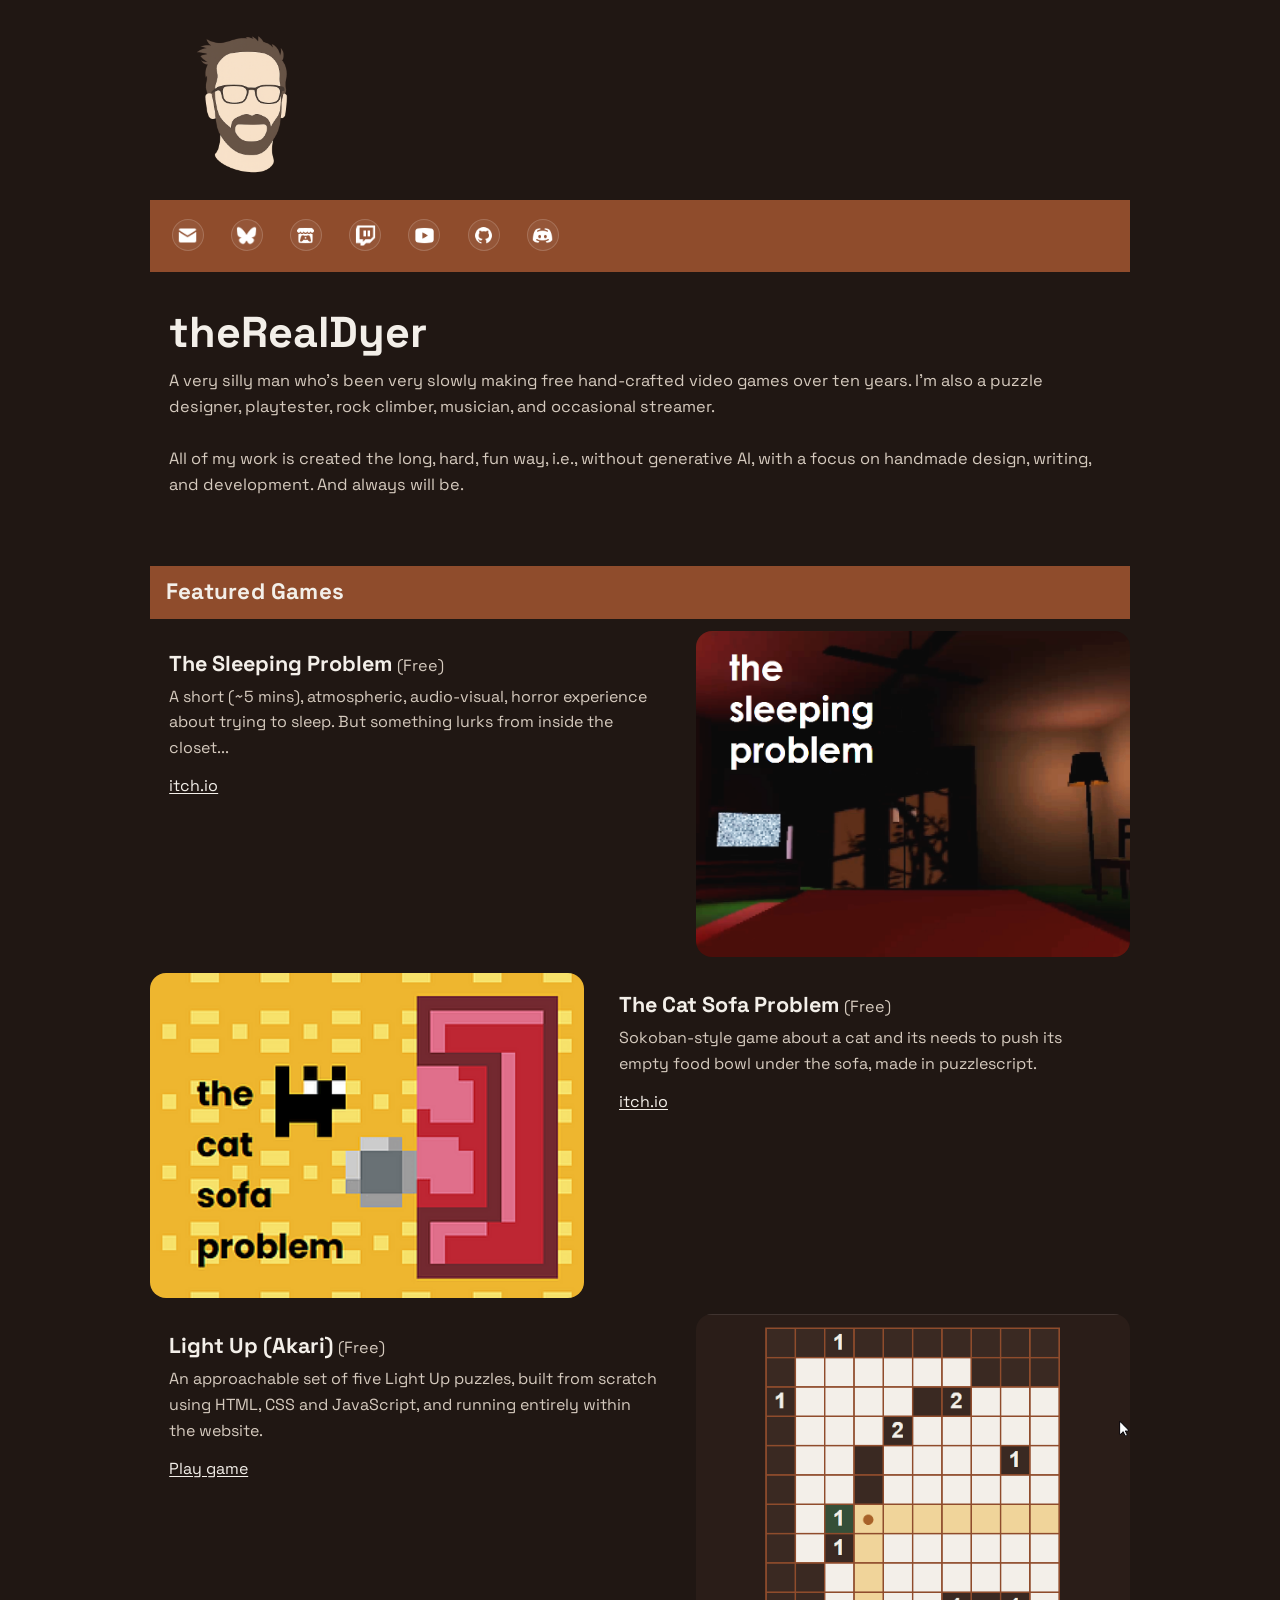
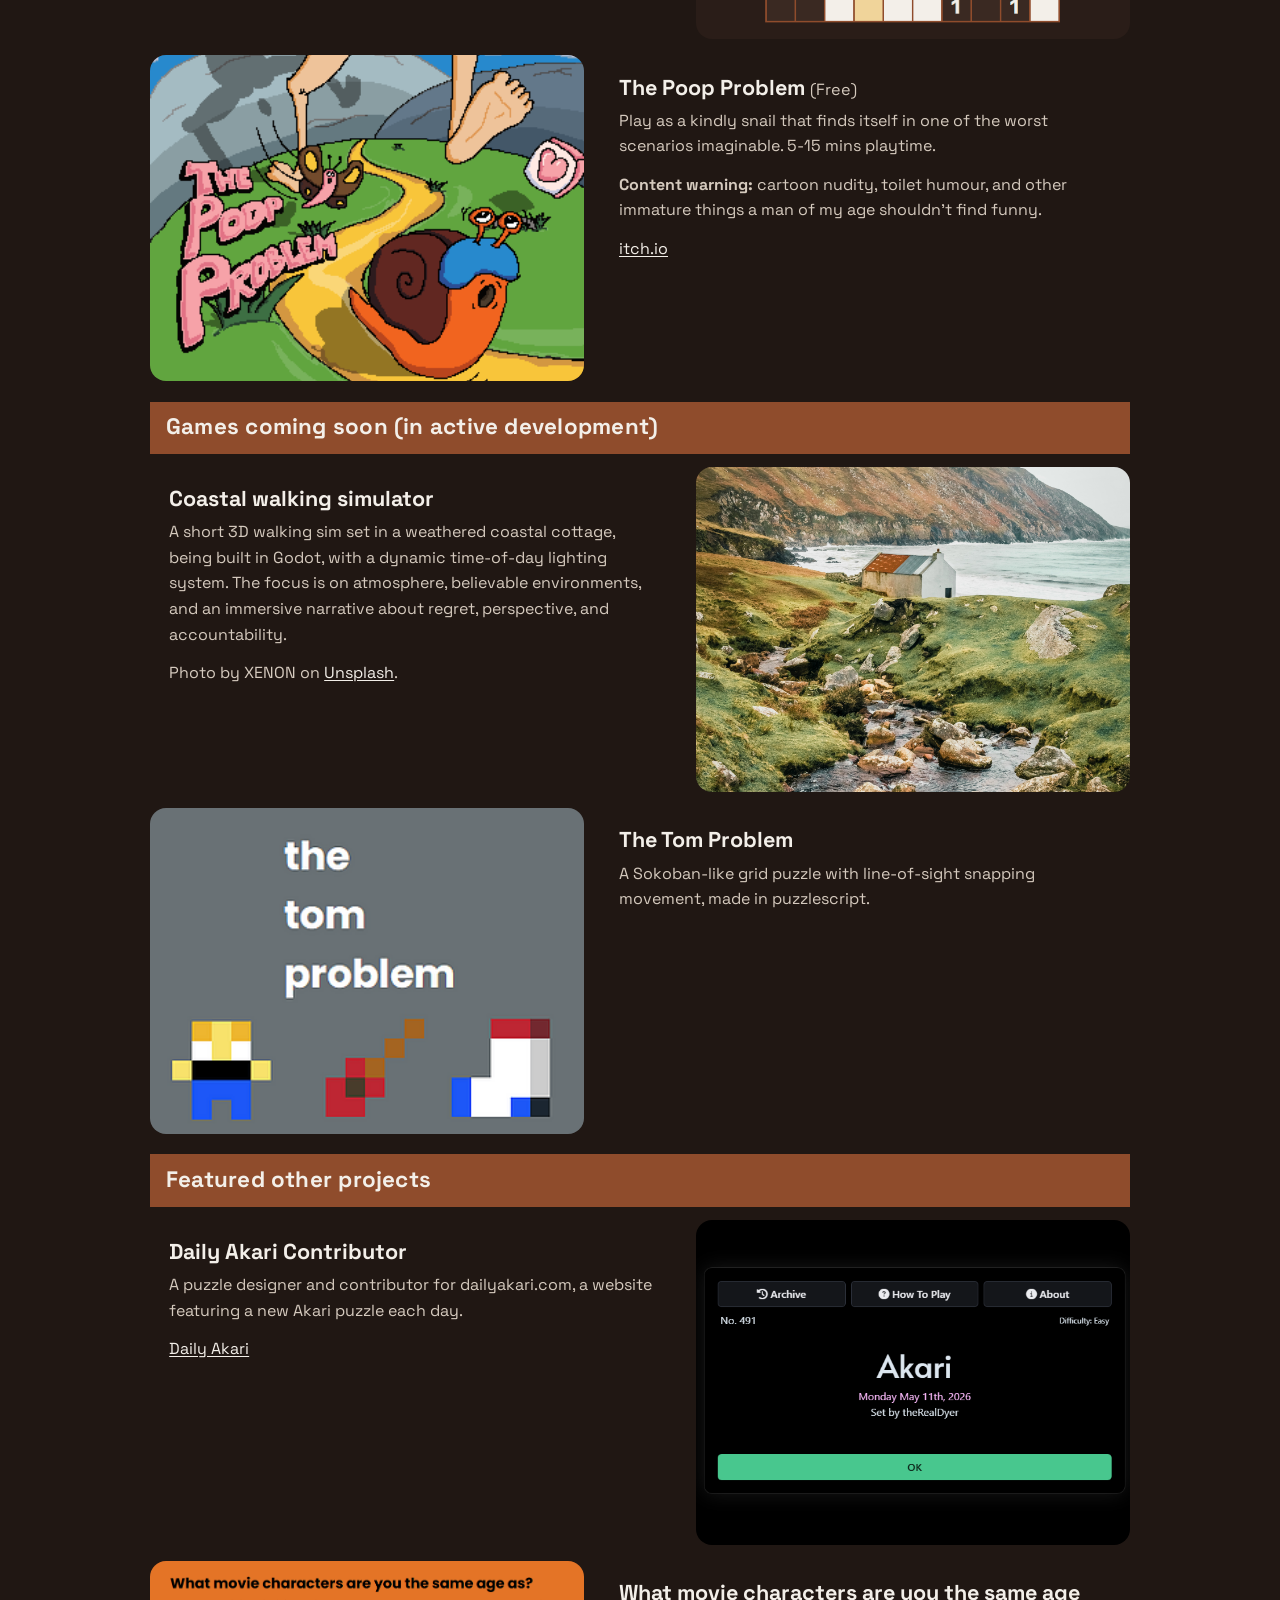
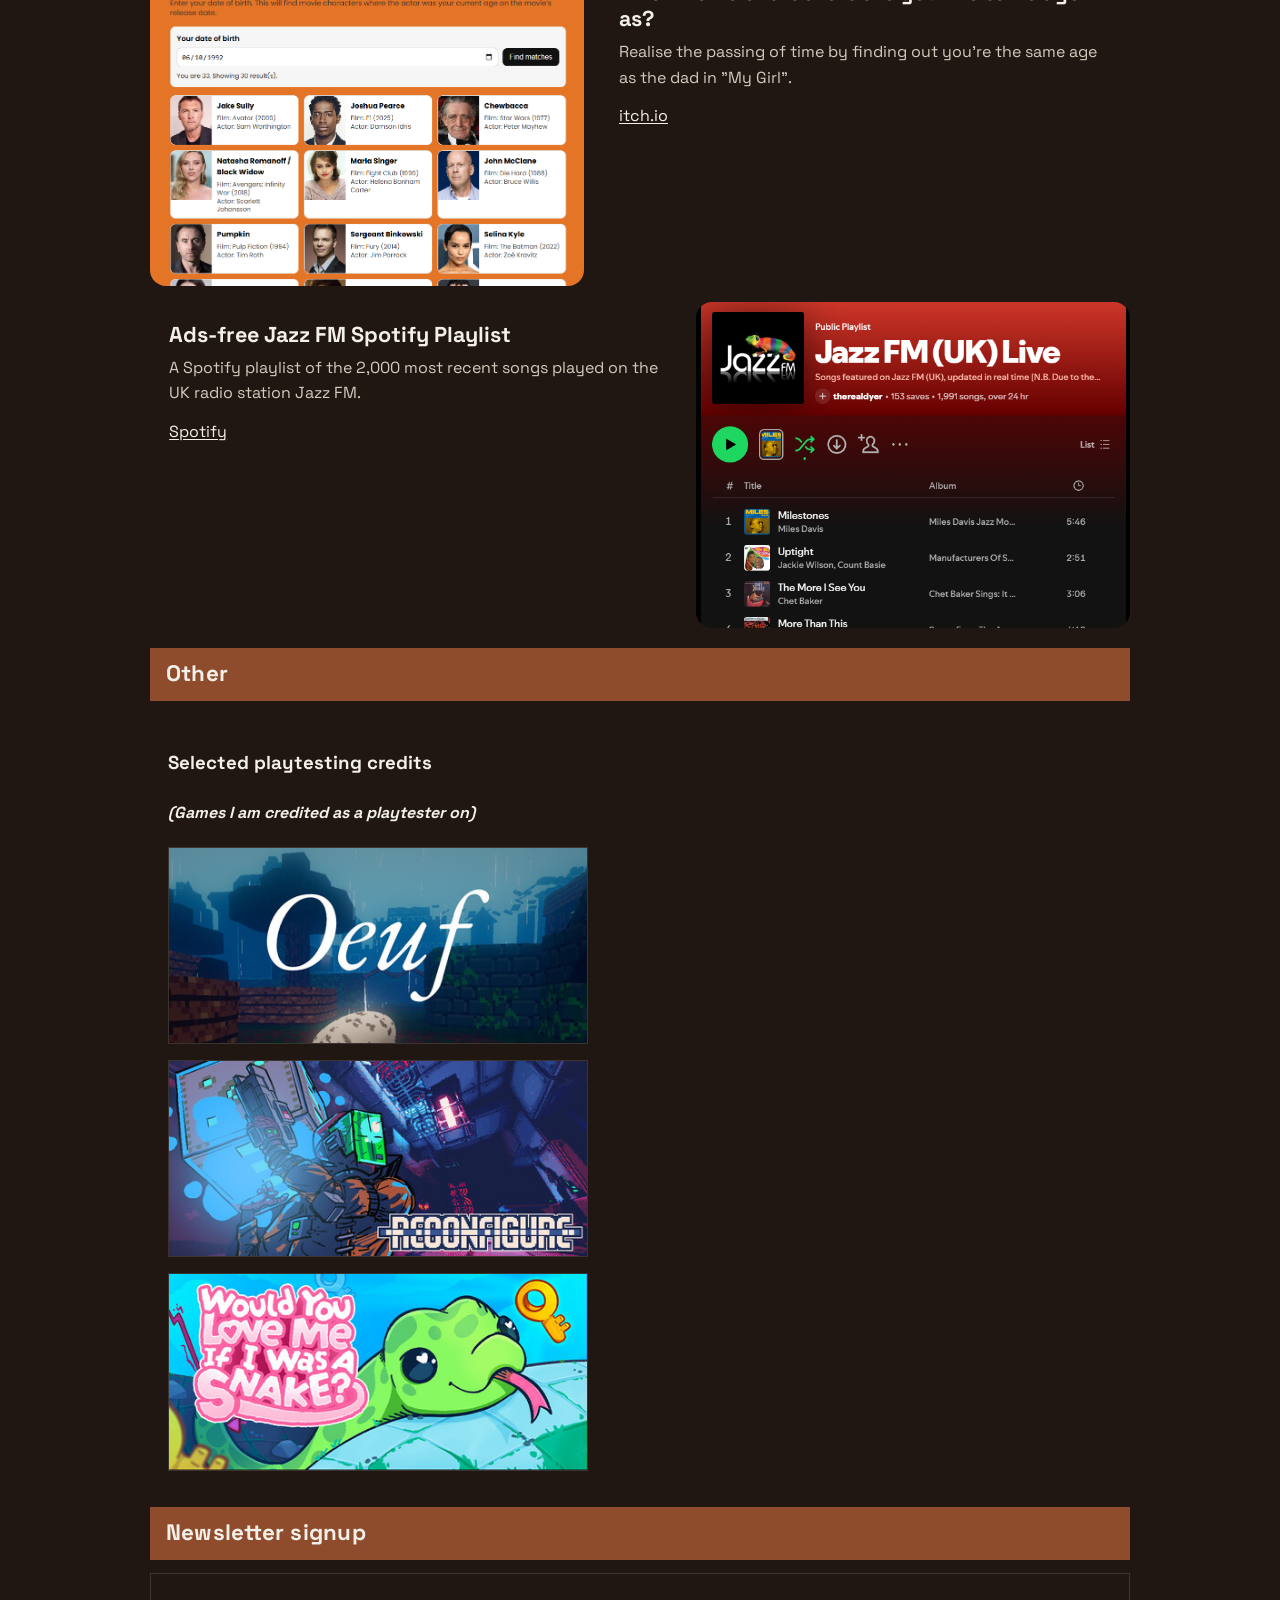
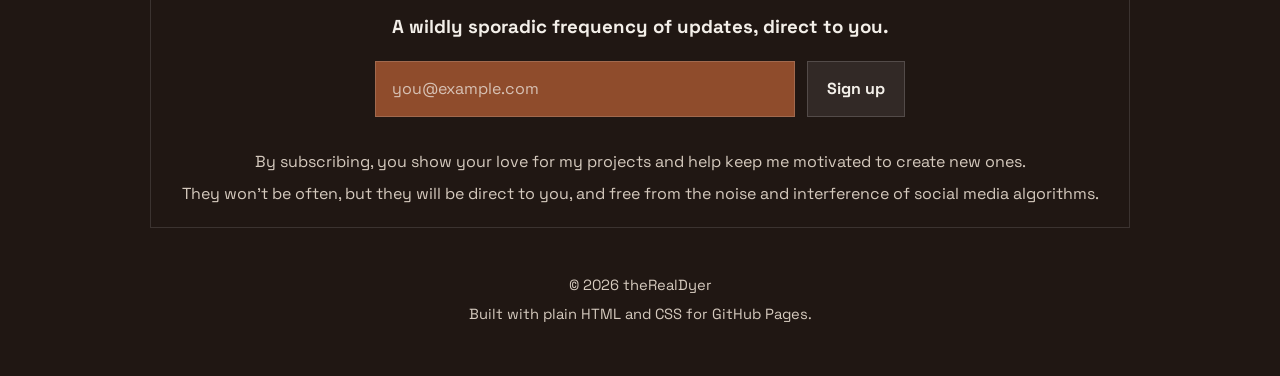
<file: index.html>
<!DOCTYPE html>
<html lang="en">
<head>
  <meta charset="UTF-8" />
  <meta name="viewport" content="width=device-width, initial-scale=1.0" />
  <title>theRealDyer</title>
  <meta
    name="description"
    content="Personal portfolio site for theRealDyer — games, projects, writing, streams, and other work."
  />
  <link rel="preconnect" href="https://fonts.googleapis.com">
  <link rel="preconnect" href="https://fonts.gstatic.com" crossorigin>
  <link href="https://fonts.googleapis.com/css2?family=Space+Grotesk:wght@400;600;700;800&display=swap" rel="stylesheet">
  <style>
    :root {
      --bg: #201713;
      --surface: #201713;
      --surface-alt: #8f4c2c;
      --text: #f3efe9;
      --muted: #d5cabe;
      --border: #201713;
      --line: rgba(255, 255, 255, 0.12);
      --max-width: 980px;
      --radius: 16px;
      --shadow: none;
    }

    * {
      box-sizing: border-box;
    }

    html {
      scroll-behavior: smooth;
    }

    body {
      margin: 0;
      font-family: "Space Grotesk", Arial, Helvetica, sans-serif;
      background: var(--bg);
      color: var(--text);
      line-height: 1.6;
    }

    img {
      max-width: 100%;
      display: block;
    }

    a {
      color: var(--text);
      text-decoration: underline;
      text-underline-offset: 0.15em;
    }

    .site-wrap {
      width: min(calc(100% - 2rem), var(--max-width));
      margin: 0 auto;
      padding: 1rem 0 2.5rem;
    }

    .hero {
      display: flex;
      justify-content: flex-start;
      margin-top: 0.5rem;
      padding-left: 1rem;
    }

    .hero img {
      width: auto;
      max-width: 100%;
      height: 160px;
      object-fit: contain;
      object-position: left center;
      border-radius: 0;
      border: 0;
      box-shadow: none;
      background: transparent;
    }

    .card {
      background: transparent;
      border: 0;
      border-radius: 0;
      box-shadow: none;
    }

    .social-bar {
      margin-top: 1rem;
      background: var(--surface-alt);
      border: 0;
      border-radius: 0;
      padding: 0.85rem 1rem;
    }

    .social-list {
      display: flex;
      flex-wrap: wrap;
      gap: 0.65rem 1rem;
      align-items: center;
      justify-content: flex-start;
    }

    .social-link.icon-only {
      padding: 0.35rem;
      gap: 0;
    }

    .social-link.icon-only .social-icon {
      width: 2rem;
      height: 2rem;
    }

    .social-icon {
      width: 1.7rem;
      height: 1.7rem;
      display: inline-grid;
      place-items: center;
      border-radius: 999px;
      border: 1px solid rgba(255, 255, 255, 0.16);
      background: rgba(255, 255, 255, 0.06);
      flex-shrink: 0;
      overflow: hidden;
    }

    .social-icon img,
    .social-icon svg {
      width: 70%;
      height: 70%;
      display: block;
      object-fit: contain;
    }

    .intro {
      margin-top: 1rem;
      padding: 1.3rem 1.2rem;
    }

    .intro h1 {
      margin: 0 0 0.5rem;
      font-size: clamp(1.8rem, 4vw, 2.7rem);
      line-height: 1.1;
    }

    .intro p {
      margin: 0.7rem 0 0;
      color: var(--muted);
      font-size: 1.02rem;
    }

    .section-label {
      margin: 1.3rem 0 0.8rem;
      background: var(--surface-alt);
      border: 0;
      border-radius: 0;
      padding: 0.8rem 1rem;
      font-weight: 700;
      letter-spacing: 0.01em;
      text-transform: none;
      font-size: 1.4rem;
      line-height: 1.2;
      color: var(--text);
    }

    .link-list {
      padding: 1rem 1.1rem;
    }

    .link-list ul {
      list-style: none;
      margin: 0;
      padding: 0;
      display: grid;
      gap: 0.9rem;
    }

    .link-list li {
      padding-bottom: 0.9rem;
      border-bottom: 1px solid rgba(255, 255, 255, 0.12);
    }

    .link-list li:last-child {
      border-bottom: 0;
      padding-bottom: 0;
    }

    .link-list a {
      font-weight: 700;
      text-decoration: underline;
      text-underline-offset: 0.18em;
    }

    .link-list p {
      margin: 0.3rem 0 0;
      color: var(--muted);
    }

    .sub-links {
      list-style: none;
      margin: 0.5rem 0 0;
      padding: 0;
      display: grid;
      gap: 0.35rem;
    }

    .feature-stack {
      display: grid;
      gap: 1rem;
    }

    .feature-row {
      display: grid;
      grid-template-columns: minmax(0, 1.1fr) minmax(260px, 0.9fr);
      gap: 1rem;
      align-items: stretch;
    }

    .feature-stack > .feature-row:nth-child(even) {
      grid-template-columns: minmax(260px, 0.9fr) minmax(0, 1.1fr);
    }

    .feature-stack > .feature-row:nth-child(even) .feature-copy {
      order: 2;
    }

    .feature-stack > .feature-row:nth-child(even) .feature-image {
      order: 1;
    }

    .feature-copy {
      padding: 1.2rem;
      min-width: 0;
    }

    .feature-copy h3 {
      margin: 0 0 0.45rem;
      font-size: 1.35rem;
      line-height: 1.2;
      color: var(--text);
    }

    /* Free game label */
    .game-price {
      font-size: 0.75em;
      font-weight: 400;
      color: var(--muted);
    }

    .feature-copy p {
      margin: 0 0 0.8rem;
      color: var(--muted);
    }

    .feature-copy p:last-child {
      margin-bottom: 0;
    }

    .feature-image img {
      width: 100%;
      aspect-ratio: 4 / 3;
      object-fit: cover;
      object-position: center;
      border-radius: var(--radius);
      border: 0;
      display: block;
      background: transparent;
      box-shadow: none;
    }

    .footer {
      margin-top: 1.5rem;
      padding: 1rem 0 0.25rem;
      text-align: center;
      color: var(--muted);
      font-size: 0.92rem;
    }

    .footer p {
      margin: 0.35rem 0;
    }

    .newsletter-box {
      margin-top: 0rem;
      padding: 1.25rem;
      background: var(--surface);
      border: 1px solid var(--line);
      box-shadow: var(--shadow);
      text-align: center;
    }

    .newsletter-box h2 {
      margin: 0 0 0.5rem;
      font-size: 1.5rem;
    }

    .newsletter-box p {
      margin: 0.4rem 0 0;
      color: var(--muted);
    }

    .newsletter-form {
      margin-top: 1rem;
    }

    .newsletter-label {
      display: block;
      margin-bottom: 0.6rem;
      color: var(--muted);
      font-size: 0.95rem;
    }

    .newsletter-form-row {
      display: flex;
      gap: 0.75rem;
      align-items: stretch;
      justify-content: center;
      flex-wrap: wrap;
    }

    .newsletter-input {
      flex: 1 1 320px;
      max-width: 420px;
      padding: 0.9rem 1rem;
      border: 1px solid rgba(255, 255, 255, 0.16);
      background: var(--surface-alt);
      color: var(--text);
      font: inherit;
    }

    .newsletter-input::placeholder {
      color: rgba(243, 239, 233, 0.72);
    }

    .newsletter-button {
      padding: 0.9rem 1.2rem;
      border: 1px solid rgba(255, 255, 255, 0.16);
      background: rgba(255, 255, 255, 0.08);
      color: var(--text);
      font: inherit;
      font-weight: 700;
      cursor: pointer;
    }

    .newsletter-button:hover,
    .newsletter-button:focus-visible {
      background: rgba(255, 255, 255, 0.14);
    }

    .credit-image-links {
      display: grid;
      gap: 1rem;
      margin-top: 0.8rem;
      justify-items: start;
    }

    .credit-image-link {
      display: inline-block;
      text-decoration: none;
      max-width: 420px;
    }

    .credit-image-link img {
      display: block;
      width: 100%;
      height: auto;
      border: 1px solid rgba(255, 255, 255, 0.12);
    }
    .credit-image-link:hover img,
    .credit-image-link:focus-visible img {
      opacity: 0.9;
    }

    .feature-image a {
      display: block;
    }

    .feature-image a:hover img,
    .feature-image a:focus-visible img {
      opacity: 0.9;
    }

    #newsletter-message {
      margin-top: 0.9rem;
      color: var(--text);
    }

    @media (max-width: 760px) {
      .site-wrap {
        width: min(calc(100% - 1rem), var(--max-width));
        padding-top: 0.5rem;
      }

      .hero {
        padding-left: 1rem;
      }

      .hero img {
        height: 140px;
        border-radius: 0;
      }

      .intro,
      .link-list,
      .feature-copy {
        padding: 1rem;
      }

      .feature-row,
      .feature-stack > .feature-row:nth-child(even) {
        grid-template-columns: 1fr;
      }

      .feature-stack > .feature-row:nth-child(even) .feature-copy,
      .feature-stack > .feature-row:nth-child(even) .feature-image {
        order: initial;
      }

      .feature-image img {
        min-height: 220px;
      }
    }
  </style>
  <script data-goatcounter="https://therealdyer.goatcounter.com/count"
  async src="//gc.zgo.at/count.js"></script>
</head>
<body>
  <main class="site-wrap">

    <section class="hero" aria-label="Header image">
      <img src="images/avatar.png" alt="Banner image for theRealDyer portfolio" />
    </section>

    <section class="social-bar" aria-label="Social links">
      <div class="social-list">
        <a class="social-link icon-only" href="mailto:dyerjt0@gmail.com" title="Email" aria-label="Email">
          <span class="social-icon" aria-hidden="true">
            <img src="icons/email.png" alt="">
          </span>
        </a>

        <a class="social-link icon-only" href="https://bsky.app/profile/therealdyer.bsky.social" target="_blank" rel="noopener noreferrer" title="Bluesky" aria-label="Bluesky">
          <span class="social-icon" aria-hidden="true">
            <img src="icons/bluesky.png" alt="">
          </span>
        </a>

        <a class="social-link icon-only" href="https://therealdyer.itch.io" target="_blank" rel="noopener noreferrer" title="Itch.io" aria-label="Itch.io">
          <span class="social-icon" aria-hidden="true">
            <img src="icons/itch.png" alt="">
          </span>
        </a>

        <a class="social-link icon-only" href="https://www.twitch.tv/theRealDyer" target="_blank" rel="noopener noreferrer" title="Twitch" aria-label="Twitch">
          <span class="social-icon" aria-hidden="true">
            <img src="icons/twitch.png" alt="">
          </span>
        </a>

        <a class="social-link icon-only" href="https://www.youtube.com/@therealdyer" target="_blank" rel="noopener noreferrer" title="YouTube" aria-label="YouTube">
          <span class="social-icon" aria-hidden="true">
            <img src="icons/youtube.png" alt="">
          </span>
        </a>

        <a class="social-link icon-only" href="https://github.com/theRealDyer" target="_blank" rel="noopener noreferrer" title="GitHub" aria-label="GitHub">
          <span class="social-icon" aria-hidden="true">
            <img src="icons/github.png" alt="">
          </span>
        </a>

        <a class="social-link icon-only" target="_blank" rel="noopener noreferrer" title="Discord" aria-label="Discord">
          <span class="social-icon" aria-hidden="true">
            <img src="icons/discord.png" alt="">
          </span>
        </a>
      </div>
    </section>

    <section class="intro card" aria-labelledby="intro-title">
      <h1 id="intro-title">theRealDyer</h1>
      <p>
        A very silly man who's been very slowly making free hand-crafted video games over ten years.
        I'm also a puzzle designer, playtester, rock climber, musician, and occasional streamer.
        <br>
        <br>
        All of my work is created the long, hard, fun way, i.e., without generative AI, with a focus on handmade design, writing, and development. And always will be.
        <br>
        <br>
        <script type="text/javascript" src="https://cdnjs.buymeacoffee.com/1.0.0/button.prod.min.js" data-name="bmc-button" data-slug="theRealDyer"
        data-color="#8f4c2c" data-emoji="☕" data-font="Cookie" data-text="Buy me a coffee" data-outline-color="#ffffff" data-font-color="#ffffff" data-coffee-color="#FFDD00"></script>
      </p>
    </section>

    <div class="section-label">Featured Games</div>
    <section class="feature-stack" aria-label="Featured projects">
      <article class="feature-row">
        <div class="feature-copy card">
          <h3>The Sleeping Problem <span class="game-price">(Free)</span></h3>
          <p>
            A short (~5 mins), atmospheric, audio-visual, horror experience about trying to sleep. But something lurks from inside the closet...
          </p>
          <p>
            <a href="https://therealdyer.itch.io/the-sleeping-problem" target="_blank" rel="noopener noreferrer">
              itch.io
            </a>
          </p>
        </div>
        <div class="feature-image">
          <a href="https://therealdyer.itch.io/the-sleeping-problem" target="_blank" rel="noopener noreferrer" aria-label="The Sleeping Problem on itch.io">
            <img src="images/sleeping-problem.png" alt="Preview image for The Sleeping Problem" />
          </a>
        </div>
      </article>

      <article class="feature-row">
        <div class="feature-copy card">
          <h3>The Cat Sofa Problem <span class="game-price">(Free)</span></h3>
          <p>
            Sokoban-style game about a cat and its needs to push its empty food bowl under the sofa, made in puzzlescript.
          </p>
          <p>
            <a href="https://therealdyer.itch.io/the-cat-sofa-problem" target="_blank" rel="noopener noreferrer">
              itch.io
            </a>
          </p>
        </div>
        <div class="feature-image">
          <a href="https://therealdyer.itch.io/the-cat-sofa-problem" target="_blank" rel="noopener noreferrer" aria-label="The Cat Sofa Problem on itch.io">
            <img src="images/cat-sofa.png" alt="Preview image for The Cat Sofa Problem" />
          </a>
        </div>
      </article>

      <article class="feature-row">
        <div class="feature-copy card">
          <h3>Light Up (Akari) <span class="game-price">(Free)</span></h3>
          <p>
            An approachable set of five Light Up puzzles, built from scratch using HTML, CSS and JavaScript, and running entirely within the website.
          </p>
          <p>
            <a href="puzzle/index.html">Play game</a>
          </p>
        </div>
        <div class="feature-image">
          <a href="puzzle/index.html" aria-label="Play Light Up (Akari)">
            <img src="images/akari.gif" alt="Preview image for Light Up (Akari)" />
          </a>
        </div>
      </article>

      <article class="feature-row">
        <div class="feature-copy card">
          <h3>The Poop Problem <span class="game-price">(Free)</span></h3>
          <p>
            Play as a kindly snail that finds itself in one of the worst scenarios imaginable.
            5-15 mins playtime.
          </p>
          <p>
            <strong>Content warning:</strong> cartoon nudity, toilet humour, and other
            immature things a man of my age shouldn’t find funny.
          </p>
          <p>
            <a href="https://therealdyer.itch.io/the-poop-problem" target="_blank" rel="noopener noreferrer">
              itch.io
            </a>
          </p>
        </div>
        <div class="feature-image">
          <a href="https://therealdyer.itch.io/the-poop-problem" target="_blank" rel="noopener noreferrer" aria-label="The Poop Problem on itch.io">
            <img src="images/poop-problem.png" alt="Preview image for The Poop Problem" />
        </a>
        </div>
      </article>
    </section>


    <div class="section-label">Games coming soon (in active development)</div>
    <section class="feature-stack" aria-label="Featured projects">
      <article class="feature-row">
        <div class="feature-copy card">
          <h3>Coastal walking simulator</h3>
          <p>
            A short 3D walking sim set in a weathered coastal cottage, being built in Godot, with a dynamic time-of-day lighting system.
            The focus is on atmosphere, believable environments, and an immersive narrative about regret, perspective, and accountability.
          </p>
          <p>
            Photo by XENON on <a href="https://unsplash.com/photos/small-white-building-by-the-sea-with-stream-XGiEEXPpnb4?utm_source=unsplash&utm_medium=referral&utm_content=creditCopyText">Unsplash</a>.
          </p>
        </div>
        <div class="feature-image">
          <img src="images/coastal-cottage.jpg" alt="Preview image for coastal walking simulator" />
        </div>
      </article>

      <article class="feature-row">
        <div class="feature-copy card">
          <h3>The Tom Problem</h3>
          <p>
            A Sokoban-like grid puzzle with line-of-sight snapping movement, made in puzzlescript.
          </p>
        </div>
        <div class="feature-image">
          <img src="images/tom-problem.png" alt="Preview image for The Tom Problem" />
        </div>
      </article>
    </section>

    <div class="section-label">Featured other projects</div>
    <section class="feature-stack" aria-label="Other projects">

      <article class="feature-row">
        <div class="feature-copy card">
          <h3>Daily Akari Contributor</h3>
          <p>
            A puzzle designer and contributor for dailyakari.com, a website featuring a new Akari puzzle each day.
          </p>
          <p>
            <a href="https://dailyakari.com/" target="_blank" rel="noopener noreferrer">
              Daily Akari
            </a>
          </p>
        </div>
        <div class="feature-image">
          <a href="https://dailyakari.com/" target="_blank" rel="noopener noreferrer" aria-label="Jazz FM on Spotify">
            <img src="images/dailyakari.png" alt="Preview image for Jazz FM project" />
          </a>
        </div>
      </article>

      <article class="feature-row">
        <div class="feature-copy card">
          <h3>What movie characters are you the same age as?</h3>
          <p>
            Realise the passing of time by finding out you're the same age as the dad in "My Girl".
          </p>
          <p>
            <a href="https://therealdyer.itch.io/what-movie-character-are-you-the-same-age-as" target="_blank" rel="noopener noreferrer">
              itch.io
            </a>
          </p>
        </div>
        <div class="feature-image">
          <a href="https://therealdyer.itch.io/what-movie-character-are-you-the-same-age-as" target="_blank" rel="noopener noreferrer" aria-label="Movie character">
            <img src="images/movie-age.png" alt="Preview image for movie age project" />
          </a>
        </div>
      </article>

      <article class="feature-row">
        <div class="feature-copy card">
          <h3>Ads-free Jazz FM Spotify Playlist</h3>
          <p>
            A Spotify playlist of the 2,000 most recent songs played on the UK radio station Jazz FM.
          </p>
          <p>
            <a href="https://open.spotify.com/playlist/042LECUXiPSAGtfi6U1SgC" target="_blank" rel="noopener noreferrer">
              Spotify
            </a>
          </p>
        </div>
        <div class="feature-image">
          <a href="https://open.spotify.com/playlist/042LECUXiPSAGtfi6U1SgC" target="_blank" rel="noopener noreferrer" aria-label="Jazz FM on Spotify">
            <img src="images/jazz.png" alt="Preview image for Jazz FM project" />
          </a>
        </div>
      </article>

    </section>

    <div class="section-label">Other</div>
    <section class="link-list card" aria-label="Links and descriptions">
      <ul>
        <li>
          <h3>Selected playtesting credits</h3>
          <h4><i>(Games I am credited as a playtester on)</i></h4>

          <div class="credit-image-links">
            <a
              class="credit-image-link"
              href="https://store.steampowered.com/app/3831080/Oeuf/"
              target="_blank"
              rel="noopener noreferrer"
              aria-label="Oeuf on Steam"
            >
              <img src="images/oeuf.jpg" alt="Oeuf" />
            </a>

            <a
              class="credit-image-link"
              href="https://store.steampowered.com/app/3989530/Reconfigure/"
              target="_blank"
              rel="noopener noreferrer"
              aria-label="Reconfigure on Steam"
            >
              <img src="images/reconfigure.jpg" alt="Reconfigure" />
            </a>

            <a
              class="credit-image-link"
              href="https://store.steampowered.com/app/4284670/Would_You_Love_Me_If_I_Was_a_Snake/"
              target="_blank"
              rel="noopener noreferrer"
              aria-label="Would You Love Me If I Was a Snake on Steam"
            >
              <img src="images/wylmiiwas.jpg" alt="Would You Love Me If I Was a Snake" />
            </a>
          </div>
        </li>
      </ul>
    </section>

    <div class="section-label">Newsletter signup</div>
    <section class="newsletter-box" aria-label="Newsletter signup">
      <h3>A wildly sporadic frequency of updates, direct to you.</h3>

      <form
        action="https://buttondown.com/api/emails/embed-subscribe/therealdyer"
        method="post"
        class="newsletter-form"
        id="newsletter-form"
      >
        <div class="newsletter-form-row">
          <input
            id="bd-email"
            type="email"
            name="email"
            class="newsletter-input"
            placeholder="you@example.com"
            required
          />
          <input type="hidden" name="embed" value="1" />
          <button type="submit" class="newsletter-button">Sign up</button>
        </div>
      
        <p id="newsletter-message" class="newsletter-note" hidden></p>
      
        <br>
        <p class="newsletter-note">
          By subscribing, you show your love for my projects and help keep me motivated to create new ones.
        </p>
        <p>
          They won't be often, but they will be direct to you, and free from the noise and interference of social media algorithms.
        </p>
      </form>
    </section>

    <footer class="footer" aria-label="Footer">
      <p>&copy; <span id="year"></span> theRealDyer</p>
      <p>Built with plain HTML and CSS for GitHub Pages.</p>
    </footer>
  </main>

  <script>
    document.getElementById('year').textContent = new Date().getFullYear();
  
    const newsletterForm = document.getElementById('newsletter-form');
    const newsletterMessage = document.getElementById('newsletter-message');
  
    newsletterForm.addEventListener('submit', async function (event) {
      event.preventDefault();
  
      newsletterMessage.hidden = true;
      newsletterMessage.textContent = '';
  
      const formData = new FormData(newsletterForm);
  
      try {
        const response = await fetch(newsletterForm.action, {
          method: 'POST',
          body: formData,
          headers: {
            'Accept': 'application/json'
          }
        });
  
        if (response.ok) {
          newsletterForm.reset();
          newsletterMessage.textContent = 'Thanks! Confirmation email sent.';
          newsletterMessage.hidden = false;
        } else {
          newsletterMessage.textContent = 'Something went wrong. Please try again.';
          newsletterMessage.hidden = false;
        }
      } catch (error) {
        newsletterMessage.textContent = 'Something went wrong. Please try again.';
        newsletterMessage.hidden = false;
      }
    });
  </script>
</body>
</html>
</file>
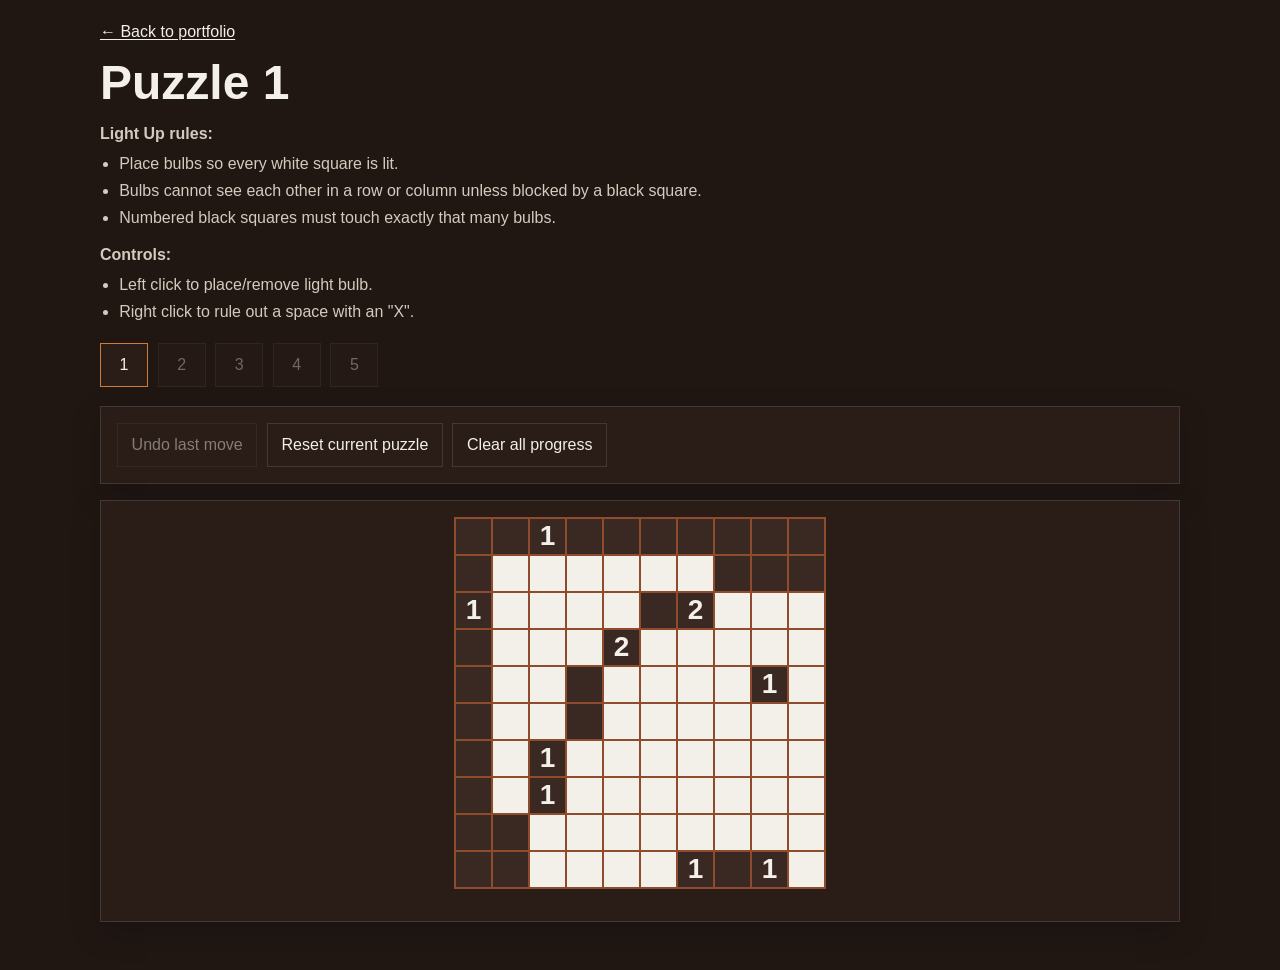
<file: puzzle/index.html>
<!DOCTYPE html>
<html lang="en">
<head>
  <meta charset="UTF-8" />
  <meta name="viewport" content="width=device-width, initial-scale=1.0" />
  <title>theRealDyer | Akari Sequence</title>
  <link rel="stylesheet" href="style.css" />
  <script data-goatcounter="https://therealdyer.goatcounter.com/count"
        async src="//gc.zgo.at/count.js"></script>
</head>
<body>
  <main class="app">
    <header class="page-header">
        <a class="back-link" href="../index.html">← Back to portfolio</a>
        <h1 id="puzzle-title">Puzzle 1</h1>
      
        <div class="rules">
          <p><strong>Light Up rules:</strong></p>
          <ul>
            <li>Place bulbs so every white square is lit.</li>
            <li>Bulbs cannot see each other in a row or column unless blocked by a black square.</li>
            <li>Numbered black squares must touch exactly that many bulbs.</li>
          </ul>
      
          <p><strong>Controls:</strong></p>
          <ul>
            <li>Left click to place/remove light bulb.</li>
            <li>Right click to rule out a space with an "X".</li>
          </ul>
        </div>
      </header>
      
      <section id="progress" class="progress" aria-label="Puzzle progress"></section>
      
      <section class="toolbar" aria-label="Puzzle tools">
        <div class="action-group">
          <button type="button" id="undo-move">Undo last move</button>
          <button type="button" id="reset-board">Reset current puzzle</button>
          <button type="button" id="clear-progress">Clear all progress</button>
        </div>
      </section>
      
      <section class="game-area">
        <div id="board-shell" class="board-shell">
          <div id="board-wrap" class="board-wrap">
            <div id="board" class="board" aria-label="Akari puzzle board"></div>
      
            <div id="board-overlay" class="board-overlay hidden" aria-hidden="true">
              <img
                id="board-overlay-image"
                class="board-overlay-image"
                src="assets/final-pixel.png"
                alt="Final pixel-art image"
              />
            </div>
          </div>
      
          <div class="board-actions">
            <button type="button" id="next-button" class="hidden">Continue</button>
          </div>
        </div>
      
        <section id="merge-scene" class="merge-scene hidden" aria-live="polite">
            <div class="merge-stage">
              <div id="merge-grid" class="merge-grid"></div>
              <button type="button" id="start-final">Start final puzzle</button>
            </div>
          </section>
      </section>

    <section id="final-reveal" class="final-reveal hidden" aria-live="polite">
      <h2>Complete</h2>
      <p>The full image is revealed.</p>
      <div class="reveal-stack">
        <div id="final-solved-board" class="final-board-preview"></div>
        <img
          id="final-image"
          class="final-image"
          src="assets/final-pixel.png"
          alt="Final pixel-art image"
        />
      </div>
    </section>

    <audio id="bulb-sound" preload="auto">
        <source src="assets/bulb.mp3" type="audio/mpeg">
      </audio>
      
      <audio id="mark-sound" preload="auto">
        <source src="assets/mark.mp3" type="audio/mpeg">
      </audio>
      
      <audio id="merge-sound" preload="auto">
        <source src="assets/merge.mp3" type="audio/mpeg">
      </audio>
      
      <audio id="final-reveal-sound" preload="auto">
        <source src="assets/kirby-sound.mp3" type="audio/mpeg">
      </audio>

      <audio id="puzzle-complete-sound" preload="auto">
        <source src="assets/puzzle-complete.mp3" type="audio/mpeg">
      </audio>
    
  </main>

  <script src="puzzles.js"></script>
  <script src="app.js"></script>
</body>
</html>
</file>
<file: puzzle/style.css>
:root {
    --bg: #201713;
    --surface: #2a1d18;
    --surface-alt: #8f4c2c;
    --surface-soft: #3a2922;
    --text: #f3efe9;
    --muted: #d5cabe;
    --line: rgba(255, 255, 255, 0.12);
    --white-cell: #f3efe9;
    --white-lit: #f0d49a;
    --black-cell: #3a2922;
    --good: #355038;
    --bad: #6b2e2e;
    --accent: #cf7b39;
    --conflict: #ff7878;
    --shadow: 0 10px 30px rgba(0, 0, 0, 0.18);
  
    /* Main sizing */
    --board-cell-size: 35px;
    --merge-cell-size: 35px;
  
    /* Merge layout */
    --merge-gap: 3rem;
    --merge-offset: 1.5rem;
  
    /* Timings */
    --merge-move-duration: 5.0s;
    --merge-fade-duration: 3s;
    --final-image-fade-duration: 7s;
  }
  
  * {
    box-sizing: border-box;
  }
  
  html {
    scroll-behavior: smooth;
  }
  
  body {
    margin: 0;
    background: var(--bg);
    color: var(--text);
    font-family: Arial, Helvetica, sans-serif;
    line-height: 1.5;
  }
  
  button,
  input,
  select,
  textarea {
    font: inherit;
  }
  
  a {
    color: var(--text);
    text-decoration: underline;
    text-underline-offset: 0.15em;
  }
  
  .app {
    width: min(calc(100% - 2rem), 1080px);
    margin: 0 auto;
    padding: 1.25rem 0 3rem;
  }
  
  .page-header {
    margin-bottom: 1rem;
  }
  
  .back-link {
    display: inline-block;
    margin-bottom: 0.8rem;
  }
  
  .page-header h1 {
    margin: 0 0 0.6rem;
    font-size: clamp(1.9rem, 4vw, 3rem);
    line-height: 1.1;
  }
  
  .page-header p {
    margin: 0.5rem 0 0;
    color: var(--muted);
  }
  
  .rules {
    max-width: 70ch;
    color: var(--muted);
  }
  
  .rules p {
    margin: 0.8rem 0 0.35rem;
  }
  
  .rules ul {
    margin: 0.2rem 0 0.8rem 1.2rem;
    padding: 0;
  }
  
  .rules li {
    margin: 0.2rem 0;
  }
  
  .progress {
    display: flex;
    flex-wrap: wrap;
    gap: 0.6rem;
    margin: 1.2rem 0;
  }
  
  .progress-step {
    min-width: 3rem;
    padding: 0.55rem 0.85rem;
    border: 1px solid var(--line);
    background: var(--surface);
    color: var(--muted);
    text-align: center;
    cursor: pointer;
  }
  
  .progress-step:disabled {
    opacity: 0.45;
    cursor: not-allowed;
  }
  
  .progress-step.current {
    border-color: var(--accent);
    color: var(--text);
  }
  
  .progress-step.solved {
    background: var(--surface-alt);
    color: var(--text);
    border-color: transparent;
  }
  
  .toolbar {
    display: flex;
    flex-wrap: wrap;
    justify-content: flex-start;
    gap: 1rem;
    margin-bottom: 1rem;
    padding: 1rem;
    background: var(--surface);
    border: 1px solid var(--line);
    box-shadow: var(--shadow);
  }
  
  .action-group {
    display: flex;
    flex-wrap: wrap;
    gap: 0.6rem;
  }
  
  .toolbar button {
    border: 1px solid var(--line);
    background: transparent;
    color: var(--text);
    padding: 0.55rem 0.85rem;
    cursor: pointer;
  }
  
  .toolbar button:disabled {
    opacity: 0.45;
    cursor: not-allowed;
  }
  
  .game-area {
    display: grid;
  }
  
  .board-shell,
  .merge-scene {
    grid-area: 1 / 1;
    background: var(--surface);
    border: 1px solid var(--line);
    box-shadow: var(--shadow);
  }
  
  .board-shell {
    padding: 1rem;
    overflow-x: auto;
  }
  
  .board-wrap {
    position: relative;
    width: max-content;
    margin: 0 auto;
    transition: transform 0.35s ease;
  }
  
  .board-shell.final-stage .board-wrap {
    transform: translate(-2px, 27px);
  }
  
  .board {
    --cell-size: var(--board-cell-size);
    display: grid;
    grid-template-columns: repeat(var(--cols), var(--cell-size));
    gap: 2px;
    width: max-content;
    background: var(--surface-alt);
    padding: 2px;
    margin: 0;
  }
  
  .board-actions {
    margin-top: 1rem;
    display: flex;
    justify-content: flex-start;
  }
  
  #next-button,
  #start-final {
    border: 1px solid var(--surface-alt);
    background: var(--surface-alt);
    color: var(--text);
    padding: 0.7rem 1rem;
    cursor: pointer;
  }
  
  .cell {
    width: var(--cell-size);
    aspect-ratio: 1 / 1;
    border: 0;
    padding: 0;
    display: grid;
    place-items: center;
    font-weight: 700;
    cursor: pointer;
  }
  
  .cell.white {
    background: var(--white-cell);
    color: #201713;
  }
  
  .cell.white.lit {
    background: var(--white-lit);
  }
  
  .cell.black {
    background: var(--black-cell);
    color: var(--text);
    cursor: default;
    font-size: 1.75rem;
    line-height: 1;
  }
  
  .cell.white.bulb {
    color: #b5651d;
    font-size: 1.85rem;
    line-height: 1;
  }
  
  .cell.white.mark {
    color: #7f6251;
    font-size: 1.75rem;
    line-height: 1;
  }
  
  .cell.black.good {
    background: var(--good);
  }
  
  .cell.black.bad {
    background: var(--bad);
  }
  
  .cell.conflict {
    outline: 3px solid var(--conflict);
    outline-offset: -3px;
    position: relative;
    z-index: 1;
  }
  
  .board-overlay {
    position: absolute;
    inset: 0;
    opacity: 0;
    pointer-events: none;
    transition: opacity var(--final-image-fade-duration) ease;
  }
  
  .board-overlay.show {
    opacity: 1;
  }
  
  .board-overlay-image {
    width: 100%;
    height: 100%;
    display: block;
    object-fit: fill;
    image-rendering: pixelated;
  }
  
  .merge-scene {
    padding: 1rem;
    opacity: 1;
    transition: opacity var(--merge-fade-duration) ease;
  }
  
  .merge-scene.fading-to-final {
    opacity: 0;
  }
  
  .merge-stage {
    position: relative;
    width: max-content;
    margin: 0 auto;
  }
  
  .merge-grid {
    display: grid;
    grid-template-columns: 1fr 1fr;
    gap: var(--merge-gap);
    width: max-content;
    margin: 0 auto;
  }
  
  .merge-mini {
    padding: 0.5rem;
    background: rgba(255, 255, 255, 0.03);
    border: 1px solid var(--line);
    transition: transform var(--merge-move-duration) ease, opacity 0.6s ease;
  }
  
  .merge-grid.assembling .merge-mini:nth-child(1) {
    transform: translate(var(--merge-offset), var(--merge-offset));
  }
  
  .merge-grid.assembling .merge-mini:nth-child(2) {
    transform: translate(calc(-1 * var(--merge-offset)), var(--merge-offset));
  }
  
  .merge-grid.assembling .merge-mini:nth-child(3) {
    transform: translate(var(--merge-offset), calc(-1 * var(--merge-offset)));
  }
  
  .merge-grid.assembling .merge-mini:nth-child(4) {
    transform: translate(calc(-1 * var(--merge-offset)), calc(-1 * var(--merge-offset)));
  }
  
  #start-final {
    position: absolute;
    left: 50%;
    top: 50%;
    transform: translate(-50%, -50%);
    z-index: 5;
  }
  
  .merge-scene.assembling #start-final {
    opacity: 0;
    pointer-events: none;
  }
  
  .mini-board {
    --mini-cell-size: var(--merge-cell-size);
    display: grid;
    grid-template-columns: repeat(var(--cols), var(--mini-cell-size));
    gap: 1px;
    width: max-content;
    margin: 0 auto;
    background: var(--surface-alt);
    padding: 1px;
  }
  
  .mini-cell {
    width: var(--mini-cell-size);
    aspect-ratio: 1 / 1;
    display: grid;
    place-items: center;
    font-weight: 700;
    line-height: 1;
  }
  
  .mini-cell.white {
    background: var(--white-cell);
    color: #201713;
  }
  
  .mini-cell.white.lit {
    background: var(--white-lit);
  }
  
  .mini-cell.black {
    background: var(--black-cell);
    color: var(--text);
  }
  
  .mini-cell.clue {
    font-size: 1.15rem;
  }
  
  .mini-cell.bulb {
    font-size: 1.8rem;
    color: #b5651d;
  }
  
  .mini-cell.mark {
    font-size: 1.65rem;
    color: #7f6251;
  }
  
  .hidden {
    display: none !important;
  }
  
  @media (max-width: 860px) {
    :root {
      --board-cell-size: 34px;
      --merge-cell-size: 34px;
      --merge-gap: 2rem;
      --merge-offset: 1rem;
    }
  
    .cell.black {
      font-size: 1.45rem;
    }
  
    .cell.white.bulb {
      font-size: 1.55rem;
    }
  
    .cell.white.mark {
      font-size: 1.45rem;
    }
  
    .mini-cell.clue {
      font-size: 0.95rem;
    }
  
    .mini-cell.bulb {
      font-size: 1.3rem;
    }
  
    .mini-cell.mark {
      font-size: 1.2rem;
    }
  }
  
  @media (max-width: 620px) {
    .app {
      width: min(calc(100% - 1rem), 1080px);
    }
  
    .toolbar {
      padding: 0.8rem;
    }
  
    .board {
      --cell-size: min(9vw, 30px);
    }
  
    .mini-board {
      --mini-cell-size: min(9vw, 30px);
    }
  
    .cell.black {
      font-size: 1.2rem;
    }
  
    .cell.white.bulb {
      font-size: 1.3rem;
    }
  
    .cell.white.mark {
      font-size: 1.2rem;
    }
  
    .mini-cell.clue {
      font-size: 0.8rem;
    }
  
    .mini-cell.bulb {
      font-size: 1.05rem;
    }
  
    .mini-cell.mark {
      font-size: 0.95rem;
    }
  }
</file>
